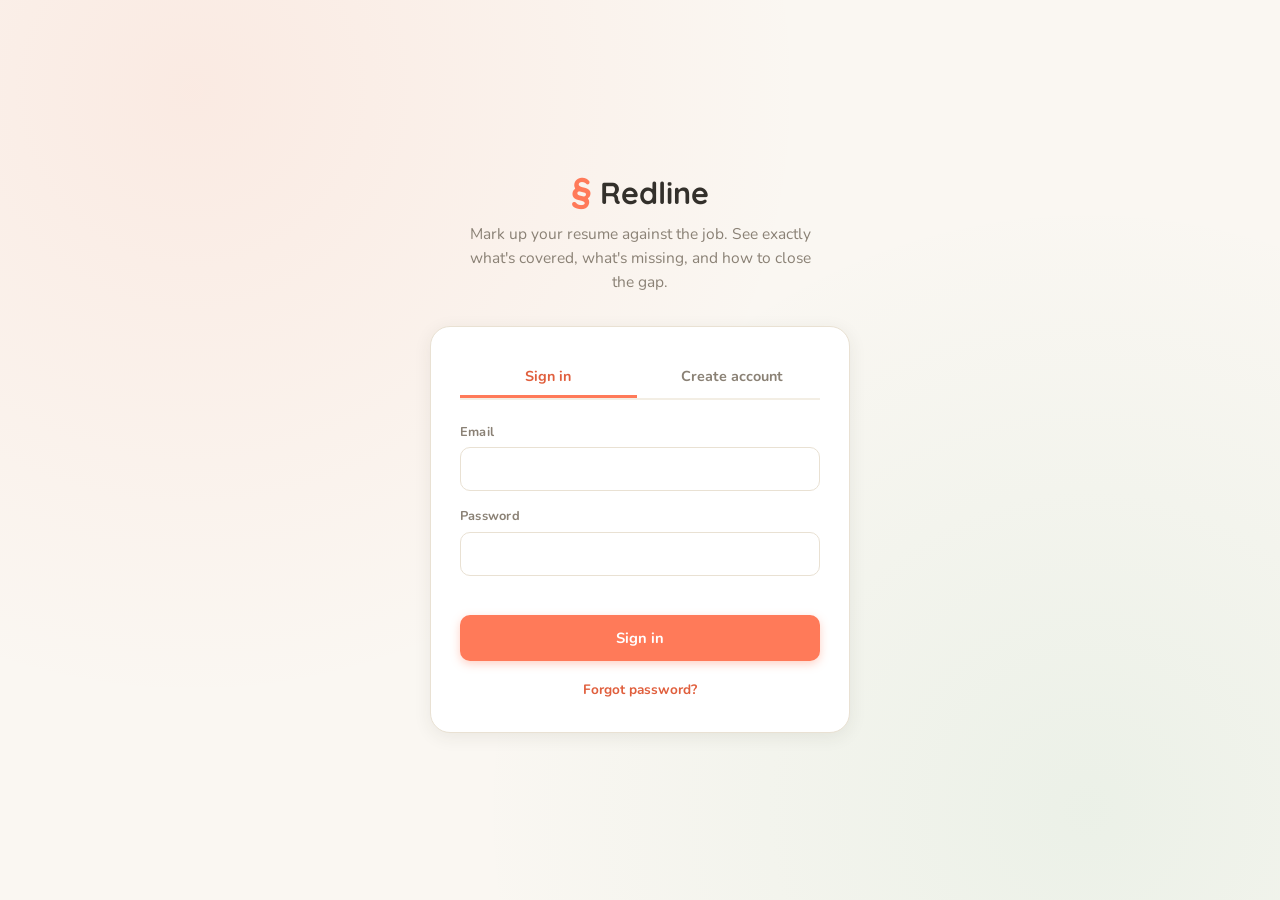
<file: index.html>
<!DOCTYPE html>
<html lang="en">
<head>
<meta charset="UTF-8" />
<meta name="viewport" content="width=device-width, initial-scale=1.0" />
<title>Redline — Resume Analyzer &amp; Interview Coach</title>
<link rel="preconnect" href="https://fonts.googleapis.com">
<link href="https://fonts.googleapis.com/css2?family=Quicksand:wght@500;600;700&family=Nunito:wght@400;600;700;800&family=IBM+Plex+Mono:wght@400;500&display=swap" rel="stylesheet">
<link rel="stylesheet" href="/style.css">
</head>
<body>

<!--
  This file has two big top-level sections:
  1. #view-auth  → the login/register screen (shown first)
  2. #view-app   → the real app: sidebar + one <section class="route">
                   per page (Upload, Analysis, Roadmap, etc.)
  app.js decides which one is visible, and which "route" section
  inside #view-app is visible, by adding/removing CSS classes.
  Nothing here reloads the page — it's all one HTML file.

  NOTE on the forms below: each one now has method="post"
  action="javascript:void(0)". This is a safety net, not the real
  submit logic (app.js's submit listeners + e.preventDefault() do the
  actual work over fetch()). Without it, a <form> with no method/
  action defaults to a GET request to the current URL, dumping every
  field — including passwords — into the address bar and server
  logs the moment app.js hasn't attached its listener yet (e.g. an
  Enter-key submit that races page load, or a JS error earlier in the
  file). method="post" + a javascript: no-op action means that even
  in that race condition, nothing sensitive ever hits the URL or logs.
-->

<!-- ===================== AUTH VIEW ===================== -->
<section id="view-auth" class="view view--auth">
  <div class="auth-shell">
    <div class="auth-mark">
      <span class="auth-mark__glyph">§</span>
      <span class="auth-mark__word">Redline</span>
    </div>
    <p class="auth-tag">Mark up your resume against the job. See exactly what's covered, what's missing, and how to close the gap.</p>

    <div class="auth-card">
      <div class="auth-tabs">
        <button class="auth-tab is-active" data-auth-tab="login">Sign in</button>
        <button class="auth-tab" data-auth-tab="register">Create account</button>
      </div>

      <form id="form-login" class="auth-form is-active" method="post" action="javascript:void(0)" novalidate>
        <label class="field">
          <span class="field__label">Email</span>
          <input type="email" name="email" required autocomplete="email" />
        </label>
        <label class="field">
          <span class="field__label">Password</span>
          <input type="password" name="password" required autocomplete="current-password" />
        </label>
        <p class="field__error" id="login-error" role="alert"></p>
        <button type="submit" class="btn btn--primary btn--block">Sign in</button>
        <button type="button" class="auth-link" id="link-forgot-password">Forgot password?</button>
      </form>

      <form id="form-register" class="auth-form" method="post" action="javascript:void(0)" novalidate>
        <label class="field">
          <span class="field__label">Name</span>
          <input type="text" name="name" required autocomplete="name" />
        </label>
        <label class="field">
          <span class="field__label">Email</span>
          <input type="email" name="email" required autocomplete="email" />
        </label>
        <label class="field">
          <span class="field__label">Password</span>
          <input type="password" name="password" required autocomplete="new-password" minlength="6" />
        </label>
        <label class="field">
          <span class="field__label">Confirm Password</span>
          <input type="password" name="confirm_password" required autocomplete="new-password" minlength="6" />
        </label>
        <p class="field__error" id="register-error" role="alert"></p>
        <p class="auth-form__success" id="register-success" hidden></p>
        <button type="submit" class="btn btn--primary btn--block">Create account</button>
      </form>

      <form id="form-forgot" class="auth-form" method="post" action="javascript:void(0)" novalidate>
        <p class="auth-form__hint">Enter your account email — we'll send a reset link.</p>
        <label class="field">
          <span class="field__label">Email</span>
          <input type="email" name="email" required autocomplete="email" />
        </label>
        <p class="field__error" id="forgot-error" role="alert"></p>
        <button type="submit" class="btn btn--primary btn--block">Send reset link</button>
        <button type="button" class="auth-link" id="link-back-to-login">← Back to sign in</button>
      </form>

      <form id="form-reset" class="auth-form" method="post" action="javascript:void(0)" novalidate>
        <p class="auth-form__hint">Choose a new password for your account.</p>
        <input type="hidden" name="token" id="reset-token-field" />
        <label class="field">
          <span class="field__label">New Password</span>
          <input type="password" name="new_password" required minlength="6" autocomplete="new-password" />
        </label>
        <label class="field">
          <span class="field__label">Confirm Password</span>
          <input type="password" name="confirm_new_password" required minlength="6" autocomplete="new-password" />
        </label>
        <p class="field__error" id="reset-error" role="alert"></p>
        <button type="submit" class="btn btn--primary btn--block">Reset password</button>
      </form>
    </div>
  </div>
</section>

<!-- ===================== APP SHELL ===================== -->
<div id="view-app" class="app-shell">

  <aside class="side">
    <div class="side__mark">
      <span class="side__glyph">§</span>
      <span>Redline</span>
    </div>

    <nav class="side__nav">
      <button class="side__link is-active" data-route="dashboard">
        <span class="side__num">00</span> Dashboard
      </button>
      <button class="side__link" data-route="upload">
        <span class="side__num">01</span> Upload
      </button>
      <button class="side__link" data-route="analysis">
        <span class="side__num">02</span> Analysis
      </button>
      <button class="side__link" data-route="roadmap">
        <span class="side__num">03</span> Roadmap
      </button>
      <button class="side__link" data-route="interview">
        <span class="side__num">04</span> Interview
      </button>
      <button class="side__link" data-route="questions">
        <span class="side__num">05</span> Question bank
      </button>
      <button class="side__link" data-route="report">
        <span class="side__num">06</span> Report
      </button>
      <button class="side__link" data-route="history">
        <span class="side__num">07</span> History
      </button>
    </nav>

    <div class="side__foot">
      <div class="side__user" id="side-user">—</div>
      <button class="side__logout" id="btn-logout">Sign out</button>
    </div>
  </aside>

  <main class="main">

    <!-- toast -->
    <div id="toast" class="toast" role="status" aria-live="polite"></div>

    <!-- ---------- DASHBOARD ---------- -->
    <section class="route is-active" id="route-dashboard">
      <header class="route__head">
        <p class="route__eyebrow">Overview</p>
        <h1 class="route__title" id="dashboard-greeting">Welcome back</h1>
        <p class="route__sub">A quick look at where things stand — resume, job description, analysis, interview, and roadmap, all in one place.</p>
      </header>

      <div id="dashboard-body" class="report-body"></div>
    </section>

    <!-- ---------- UPLOAD ---------- -->
    <section class="route" id="route-upload">
      <header class="route__head">
        <p class="route__eyebrow">Step 01</p>
        <h1 class="route__title">Bring the two documents together</h1>
        <p class="route__sub">Drop in a resume and the job description you're marking it against. Redline reads both before anything else can run.</p>
      </header>

      <div class="upload-grid">
        <div class="upload-card">
          <h3 class="upload-card__title">Resume</h3>
          <label class="dropzone" id="dz-resume">
            <input type="file" id="input-resume" accept=".pdf,.doc,.docx,.txt" hidden />
            <span class="dropzone__icon">⌘</span>
            <span class="dropzone__text">Choose a file or drop it here</span>
            <span class="dropzone__file" id="file-resume-name">No file selected</span>
          </label>
          <button class="btn btn--ghost" id="btn-upload-resume" disabled>Upload resume</button>
          <p class="upload-card__status" id="status-resume"></p>
        </div>

        <div class="upload-card">
          <h3 class="upload-card__title">Job description</h3>
          <label class="dropzone" id="dz-jd">
            <input type="file" id="input-jd" accept=".pdf,.doc,.docx,.txt" hidden />
            <span class="dropzone__icon">⌘</span>
            <span class="dropzone__text">Choose a file or drop it here</span>
            <span class="dropzone__file" id="file-jd-name">No file selected</span>
          </label>
          <button class="btn btn--ghost" id="btn-upload-jd" disabled>Upload job description</button>
          <p class="upload-card__status" id="status-jd"></p>
        </div>
      </div>

      <div class="upload-cta">
        <button class="btn btn--primary" id="btn-run-analysis" disabled>Run analysis →</button>
        <p class="upload-cta__hint" id="upload-hint">Upload both documents to continue.</p>
      </div>
    </section>

    <!-- ---------- ANALYSIS ---------- -->
    <section class="route" id="route-analysis">
      <header class="route__head">
        <p class="route__eyebrow">Step 02</p>
        <h1 class="route__title">The redline</h1>
        <p class="route__sub">Every skill the job asks for, marked against what your resume already shows.</p>
      </header>

      <div id="analysis-empty" class="empty">
        <p>No analysis yet. Upload a resume and job description, then run the analysis.</p>
        <button class="btn btn--ghost" data-route="upload">Go to upload</button>
      </div>

      <div id="analysis-body" class="analysis-body" hidden>
        <div class="score-panel">
          <div class="score-ring" id="score-ring">
            <svg viewBox="0 0 120 120">
              <circle class="score-ring__track" cx="60" cy="60" r="52"></circle>
              <circle class="score-ring__fill" id="score-ring-fill" cx="60" cy="60" r="52"></circle>
            </svg>
            <div class="score-ring__label">
              <span id="score-value">0</span><span class="score-ring__pct">%</span>
            </div>
          </div>
          <div class="score-panel__copy">
            <h3 id="score-headline">Match score</h3>
            <p id="score-sub">How closely this resume lines up with the role.</p>
          </div>
        </div>

        <div class="skills-grid">
          <div class="skills-col">
            <h4 class="skills-col__title skills-col__title--match">Matching skills</h4>
            <div class="tag-cloud" id="tags-matching"></div>
          </div>
          <div class="skills-col">
            <h4 class="skills-col__title skills-col__title--gap">Missing skills</h4>
            <div class="tag-cloud" id="tags-missing"></div>
          </div>
        </div>

        <div class="notes-grid">
          <div class="note-card note-card--strength">
            <h4>Strengths</h4>
            <ul id="list-strengths"></ul>
          </div>
          <div class="note-card note-card--weakness">
            <h4>Weaknesses</h4>
            <ul id="list-weaknesses"></ul>
          </div>
        </div>

        <div class="analysis-actions">
          <button class="btn btn--primary" id="btn-to-roadmap">Build a roadmap from these gaps →</button>
        </div>
      </div>
    </section>

    <!-- ---------- ROADMAP ---------- -->
    <section class="route" id="route-roadmap">
      <header class="route__head">
        <p class="route__eyebrow">Step 03</p>
        <h1 class="route__title">Closing the gap, week by week</h1>
        <p class="route__sub">A plan built from the skills your resume is missing.</p>
      </header>

      <div id="roadmap-empty" class="empty">
        <p>No roadmap yet. Run an analysis first, or generate one for a specific skill.</p>
      </div>

      <div class="roadmap-controls">
        <p class="upload-cta__hint">Builds a plan from the missing skills in your most recent analysis.</p>
        <button class="btn btn--ghost" id="btn-generate-roadmap">Generate roadmap</button>
      </div>

      <div id="roadmap-timeline" class="timeline"></div>
    </section>

    <!-- ---------- INTERVIEW ---------- -->
    <section class="route" id="route-interview">
      <header class="route__head">
        <p class="route__eyebrow">Step 04</p>
        <h1 class="route__title">Say it out loud first</h1>
        <p class="route__sub">Practice answering, then see how it reads to an interviewer.</p>
      </header>

      <div class="interview-panel">
        <div class="interview-start" id="interview-start">
          <label class="field field--inline">
            <span class="field__label">Interview type</span>
            <select id="interview-type-select">
              <option value="technical">Technical</option>
              <option value="HR">HR</option>
              <option value="mixed">Mixed</option>
            </select>
          </label>
          <button class="btn btn--primary" id="btn-start-interview">Start interview</button>
        </div>

        <div id="interview-live" hidden>
          <div class="interview-question" id="interview-question">
            <p class="interview-question__index" id="interview-index">Question —</p>
            <p class="interview-question__text" id="interview-text"></p>
          </div>

          <label class="field">
            <span class="field__label">Your answer</span>
            <textarea id="interview-answer" rows="6" placeholder="Type your answer here…"></textarea>
          </label>

          <div class="interview-actions">
            <button class="btn btn--primary" id="btn-submit-answer">Submit answer</button>
            <button class="btn btn--ghost" id="btn-restart-interview">Change type →</button>
          </div>

          <div class="interview-eval" id="interview-eval" hidden>
            <h4>Evaluation</h4>
            <p id="interview-eval-text"></p>
            <p class="interview-eval__score" id="interview-eval-score"></p>
          </div>
        </div>
      </div>

      <div class="interview-history">
        <h3>History</h3>
        <div id="interview-history-list" class="qa-history"></div>
      </div>
    </section>

    <!-- ---------- QUESTION BANK ---------- -->
    <section class="route" id="route-questions">
      <header class="route__head">
        <p class="route__eyebrow">Step 05</p>
        <h1 class="route__title">Question bank</h1>
        <p class="route__sub">A full set of practice questions, built from your resume and the job description.</p>
      </header>

      <div class="qbank-controls">
        <button class="btn btn--primary" id="btn-generate-questions">Generate questions</button>
      </div>

      <div id="qbank-empty" class="empty">
        <p>No questions yet. Generate a set based on your uploaded resume and job description.</p>
      </div>

      <div id="qbank-body" class="qbank-body" hidden>
        <div class="qbank-section">
          <h3>Technical questions</h3>
          <ul id="qbank-technical"></ul>
        </div>
        <div class="qbank-section">
          <h3>Scenario questions</h3>
          <ul id="qbank-scenario"></ul>
        </div>
        <div class="qbank-section">
          <h3>HR questions</h3>
          <ul id="qbank-hr"></ul>
        </div>
        <div class="qbank-section">
          <h3>Project-based questions</h3>
          <ul id="qbank-project"></ul>
        </div>
      </div>
    </section>

    <!-- ---------- REPORT ---------- -->
    <section class="route" id="route-report">
      <header class="route__head">
        <p class="route__eyebrow">Step 06</p>
        <h1 class="route__title">The full report</h1>
        <p class="route__sub">Match score, skills, and where to focus next — all in one place.</p>
        <button class="btn btn--ghost" id="btn-download-report" hidden>Download report (.docx)</button>
      </header>

      <div id="report-empty" class="empty">
        <p id="report-empty-text">No report yet. Complete an analysis to generate one.</p>
        <button class="btn btn--ghost" id="report-empty-cta" data-route="upload" hidden>Go to upload</button>
      </div>

      <div id="report-body" class="report-body" hidden></div>
    </section>

    <!-- ---------- HISTORY ---------- -->
    <section class="route" id="route-history">
      <header class="route__head">
        <p class="route__eyebrow">Step 07</p>
        <h1 class="route__title">Your history</h1>
        <p class="route__sub">Everything you've done in Redline so far — analyses, interviews, roadmaps, and reports.</p>
      </header>

      <div id="history-empty" class="empty">
        <p>No history yet. Once you run an analysis, generate a roadmap, or complete an interview, it'll show up here.</p>
      </div>

      <div id="history-body" class="report-body" hidden></div>
    </section>

  </main>
</div>

<script src="/app.js"></script>
</body>
</html>
</file>
<file: style.css>
/* =========================================================
   Redline — Resume Analyzer & Interview Coach
   FRIENDLY LIGHT THEME
   (Same class names as before — only colors/shapes/fonts changed,
   so this file is a drop-in replacement. No HTML/JS edits needed.)

   Palette
   --bg          #FAF7F2  warm cream page background
   --surface     #FFFFFF  card / panel background
   --surface-alt #F3EEE4  soft secondary surface
   --border      #E9E1D3  gentle borders
   --text        #33302B  warm near-black text
   --text-dim    #8A8175  secondary text
   --primary     #FF7A59  friendly coral accent
   --match       #3FA66B  success / matching-skill green
   --gap         #F0983C  warm amber / missing-skill
   ========================================================= */

:root {
  --bg: #FAF7F2;
  --surface: #FFFFFF;
  --surface-alt: #F3EEE4;
  --border: #E9E1D3;
  --text: #33302B;
  --text-dim: #8A8175;
  --primary: #FF7A59;
  --primary-dim: rgba(255, 122, 89, 0.12);
  --primary-dark: #E05F3D;
  --match: #3FA66B;
  --match-dim: rgba(63, 166, 107, 0.12);
  --gap: #F0983C;
  --gap-dim: rgba(240, 152, 60, 0.14);

  --font-display: 'Quicksand', sans-serif;
  --font-body: 'Nunito', sans-serif;
  --font-mono: 'IBM Plex Mono', monospace;

  --radius: 14px;
  --shadow-soft: 0 2px 10px rgba(51, 48, 43, 0.06);
  --shadow-card: 0 4px 18px rgba(51, 48, 43, 0.08);
}

* { box-sizing: border-box; }

html, body {
  margin: 0;
  padding: 0;
  background: var(--bg);
  color: var(--text);
  font-family: var(--font-body);
  -webkit-font-smoothing: antialiased;
}

body { min-height: 100vh; }

button { font-family: inherit; cursor: pointer; }

input, textarea, select {
  font-family: inherit;
  color: var(--text);
  background: var(--surface);
  border: 1.5px solid var(--border);
  border-radius: 10px;
  padding: 0.7rem 0.85rem;
  font-size: 0.95rem;
  outline: none;
  transition: border-color 0.15s ease, box-shadow 0.15s ease;
}
select { cursor: pointer; }

input:focus, textarea:focus, select:focus, button:focus-visible {
  border-color: var(--primary);
  outline: none;
  box-shadow: 0 0 0 3px var(--primary-dim);
}

@media (prefers-reduced-motion: reduce) {
  * { animation: none !important; transition: none !important; }
}

ul { margin: 0; padding-left: 1.1rem; }

/* ---------------- buttons ---------------- */

.btn {
  font-weight: 700;
  font-size: 0.92rem;
  border-radius: 10px;
  border: 1.5px solid transparent;
  padding: 0.75rem 1.4rem;
  transition: transform 0.1s ease, opacity 0.15s ease, background 0.15s ease, box-shadow 0.15s ease;
}
.btn:disabled { opacity: 0.45; cursor: not-allowed; }
.btn:active:not(:disabled) { transform: translateY(1px); }

.btn--primary {
  background: var(--primary);
  color: #ffffff;
  box-shadow: 0 3px 10px rgba(255, 122, 89, 0.35);
}
.btn--primary:hover:not(:disabled) { background: var(--primary-dark); }

.btn--ghost {
  background: var(--surface);
  border-color: var(--border);
  color: var(--text);
}
.btn--ghost:hover:not(:disabled) { border-color: var(--primary); color: var(--primary-dark); }

.btn--block { width: 100%; }

/* ---------------- field ---------------- */

.field { display: flex; flex-direction: column; gap: 0.4rem; margin-bottom: 1rem; }
.field__label { font-size: 0.8rem; font-weight: 700; letter-spacing: 0.02em; color: var(--text-dim); }
.field__error { color: var(--primary-dark); font-size: 0.82rem; min-height: 1.1rem; margin: -0.3rem 0 0.6rem; }
.field--inline { flex-direction: row; align-items: center; gap: 0.6rem; margin-bottom: 0; }
.field--inline .field__label { white-space: nowrap; }

/* =========================================================
   AUTH VIEW
   ========================================================= */

.view--auth {
  min-height: 100vh;
  display: flex;
  flex-direction: column;
  align-items: center;
  justify-content: center;
  padding: 2rem 1.5rem;
  background:
    radial-gradient(circle at 15% 10%, rgba(255,122,89,0.10), transparent 45%),
    radial-gradient(circle at 85% 90%, rgba(63,166,107,0.08), transparent 45%),
    var(--bg);
}

.auth-shell { width: 100%; max-width: 420px; }

.auth-mark {
  display: flex;
  align-items: baseline;
  gap: 0.5rem;
  justify-content: center;
  margin-bottom: 0.6rem;
}
.auth-mark__glyph {
  font-family: var(--font-display);
  font-weight: 700;
  font-size: 2.3rem;
  color: var(--primary);
}
.auth-mark__word {
  font-family: var(--font-display);
  font-weight: 700;
  font-size: 1.9rem;
  color: var(--text);
}

.auth-tag {
  text-align: center;
  color: var(--text-dim);
  font-size: 0.97rem;
  line-height: 1.55;
  max-width: 360px;
  margin: 0 auto 2rem;
}

.auth-card {
  background: var(--surface);
  border: 1.5px solid var(--border);
  border-radius: 20px;
  padding: 1.8rem;
  box-shadow: var(--shadow-card);
}

.auth-tabs { display: flex; gap: 0.4rem; margin-bottom: 1.4rem; border-bottom: 2px solid var(--surface-alt); }
.auth-tab {
  flex: 1;
  background: none;
  border: none;
  color: var(--text-dim);
  padding: 0.6rem 0;
  font-size: 0.9rem;
  font-weight: 700;
  border-bottom: 3px solid transparent;
  transition: color 0.15s ease, border-color 0.15s ease;
}
.auth-tab.is-active { color: var(--primary-dark); border-bottom-color: var(--primary); }

.auth-form { display: none; }
.auth-form.is-active { display: block; }

.auth-link {
  display: block;
  width: 100%;
  text-align: center;
  background: none;
  border: none;
  color: var(--primary-dark);
  font-weight: 700;
  font-size: 0.85rem;
  margin-top: 0.9rem;
  padding: 0.3rem;
}
.auth-link:hover { text-decoration: underline; }

.auth-form__hint { color: var(--text-dim); font-size: 0.9rem; margin: 0 0 1.1rem; line-height: 1.55; }
.auth-form__success { color: var(--match); font-weight: 700; font-size: 0.87rem; margin: -0.3rem 0 0.9rem; }

/* =========================================================
   APP SHELL
   ========================================================= */

.app-shell {
  display: none;
  min-height: 100vh;
  grid-template-columns: 250px 1fr;
}
.app-shell.is-active { display: grid; }

.side {
  background: var(--surface);
  border-right: 1.5px solid var(--border);
  display: flex;
  flex-direction: column;
  padding: 1.8rem 1.3rem;
  position: sticky;
  top: 0;
  height: 100vh;
}

.side__mark {
  display: flex;
  align-items: baseline;
  gap: 0.4rem;
  font-family: var(--font-display);
  font-weight: 700;
  font-size: 1.35rem;
  margin-bottom: 2.4rem;
  color: var(--text);
}
.side__glyph { color: var(--primary); font-size: 1.7rem; }

.side__nav { display: flex; flex-direction: column; gap: 0.3rem; flex: 1; }

.side__link {
  display: flex;
  align-items: center;
  gap: 0.7rem;
  background: none;
  border: none;
  text-align: left;
  color: var(--text-dim);
  padding: 0.7rem 0.8rem;
  border-radius: 10px;
  font-size: 0.93rem;
  font-weight: 600;
  transition: background 0.15s ease, color 0.15s ease;
}
.side__link:hover { background: var(--surface-alt); color: var(--text); }
.side__link.is-active { background: var(--primary-dim); color: var(--primary-dark); }
.side__num { font-family: var(--font-mono); font-size: 0.72rem; color: var(--text-dim); width: 1.4rem; }
.side__link.is-active .side__num { color: var(--primary-dark); }

.side__foot { border-top: 1.5px solid var(--surface-alt); padding-top: 1rem; display: flex; flex-direction: column; gap: 0.6rem; }
.side__user { font-size: 0.85rem; color: var(--text-dim); word-break: break-word; }
.side__logout {
  background: none;
  border: 1.5px solid var(--border);
  color: var(--text-dim);
  border-radius: 10px;
  padding: 0.55rem;
  font-weight: 700;
  font-size: 0.82rem;
  transition: border-color 0.15s ease, color 0.15s ease;
}
.side__logout:hover { border-color: var(--primary); color: var(--primary-dark); }

.main {
  padding: 2.6rem 3rem 4rem;
  max-width: 980px;
  position: relative;
}

.toast {
  position: fixed;
  top: 1.4rem;
  right: 1.4rem;
  background: var(--surface);
  border: 1.5px solid var(--primary);
  color: var(--text);
  padding: 0.75rem 1.15rem;
  border-radius: 12px;
  font-weight: 600;
  font-size: 0.88rem;
  box-shadow: var(--shadow-card);
  opacity: 0;
  transform: translateY(-8px);
  transition: opacity 0.2s ease, transform 0.2s ease;
  pointer-events: none;
  z-index: 50;
  max-width: 320px;
}
.toast.is-visible { opacity: 1; transform: translateY(0); }
.toast.is-error { border-color: var(--gap); }

/* ---------------- routes ---------------- */

.route { display: none; }
.route.is-active { display: block; animation: fadeIn 0.25s ease; }

@keyframes fadeIn {
  from { opacity: 0; transform: translateY(4px); }
  to { opacity: 1; transform: translateY(0); }
}

.route__head { margin-bottom: 2.2rem; }
.route__eyebrow {
  font-family: var(--font-mono);
  color: var(--primary-dark);
  font-size: 0.78rem;
  letter-spacing: 0.08em;
  text-transform: uppercase;
  font-weight: 700;
  margin: 0 0 0.5rem;
}
.route__title {
  font-family: var(--font-display);
  font-size: 2.1rem;
  font-weight: 700;
  margin: 0 0 0.6rem;
  line-height: 1.15;
  color: var(--text);
}
.route__sub { color: var(--text-dim); max-width: 560px; line-height: 1.6; margin: 0 0 1rem; }
#btn-download-report { margin-top: 0.4rem; }

.empty {
  border: 2px dashed var(--border);
  border-radius: var(--radius);
  padding: 2.2rem;
  text-align: center;
  color: var(--text-dim);
  background: var(--surface);
}
.empty p { margin: 0 0 1rem; }

/* =========================================================
   UPLOAD
   ========================================================= */

.upload-grid { display: grid; grid-template-columns: 1fr 1fr; gap: 1.4rem; margin-bottom: 2rem; }
.upload-card {
  background: var(--surface);
  border: 1.5px solid var(--border);
  border-radius: var(--radius);
  padding: 1.5rem;
  box-shadow: var(--shadow-soft);
}
.upload-card__title { font-family: var(--font-display); font-weight: 700; font-size: 1.15rem; margin: 0 0 0.9rem; color: var(--text); }

.dropzone {
  display: flex;
  flex-direction: column;
  align-items: center;
  gap: 0.5rem;
  border: 2px dashed var(--border);
  border-radius: 12px;
  padding: 1.7rem 1rem;
  text-align: center;
  cursor: pointer;
  background: var(--surface-alt);
  transition: border-color 0.15s ease, background 0.15s ease;
  margin-bottom: 0.9rem;
}
.dropzone:hover, .dropzone.is-dragover { border-color: var(--primary); background: var(--primary-dim); }
.dropzone__icon { font-size: 1.5rem; color: var(--primary); }
.dropzone__text { font-size: 0.88rem; color: var(--text-dim); font-weight: 600; }
.dropzone__file { font-family: var(--font-mono); font-size: 0.78rem; color: var(--text); }

.upload-card__status { font-size: 0.85rem; color: var(--match); font-weight: 700; min-height: 1.2rem; margin: 0.6rem 0 0; }
.upload-card__status.is-error { color: var(--primary-dark); }

.upload-cta { display: flex; align-items: center; gap: 1rem; flex-wrap: wrap; }
.upload-cta__hint { color: var(--text-dim); font-size: 0.85rem; margin: 0; }

/* =========================================================
   ANALYSIS
   ========================================================= */

.analysis-body { display: flex; flex-direction: column; gap: 2rem; }

.score-panel {
  display: flex;
  align-items: center;
  gap: 1.6rem;
  background: var(--surface);
  border: 1.5px solid var(--border);
  border-radius: var(--radius);
  padding: 1.7rem;
  box-shadow: var(--shadow-soft);
}

.score-ring { position: relative; width: 120px; height: 120px; flex-shrink: 0; }
.score-ring svg { width: 100%; height: 100%; transform: rotate(-90deg); }
.score-ring__track { fill: none; stroke: var(--surface-alt); stroke-width: 10; }
.score-ring__fill {
  fill: none;
  stroke: var(--primary);
  stroke-width: 10;
  stroke-linecap: round;
  stroke-dasharray: 326.7;
  stroke-dashoffset: 326.7;
  transition: stroke-dashoffset 0.8s ease;
}
.score-ring__label {
  position: absolute;
  inset: 0;
  display: flex;
  align-items: center;
  justify-content: center;
  font-family: var(--font-display);
  font-weight: 700;
  font-size: 1.6rem;
  color: var(--text);
}
.score-ring__pct { font-size: 1rem; color: var(--text-dim); margin-left: 0.1rem; }

.score-panel__copy h3 { font-family: var(--font-display); font-weight: 700; margin: 0 0 0.3rem; font-size: 1.25rem; color: var(--text); }
.score-panel__copy p { margin: 0; color: var(--text-dim); font-size: 0.92rem; }

.skills-grid { display: grid; grid-template-columns: 1fr 1fr; gap: 1.6rem; }
.skills-col__title { font-size: 0.83rem; font-weight: 700; text-transform: uppercase; letter-spacing: 0.03em; margin: 0 0 0.8rem; }
.skills-col__title--match { color: var(--match); }
.skills-col__title--gap { color: var(--gap); }

.tag-cloud { display: flex; flex-wrap: wrap; gap: 0.5rem; }

.tag {
  position: relative;
  font-family: var(--font-mono);
  font-size: 0.82rem;
  font-weight: 600;
  padding: 0.4rem 0.75rem;
  border-radius: 20px;
  color: var(--text);
  display: inline-block;
}
.tag--match { background: var(--match-dim); border: 1.5px solid rgba(63,166,107,0.35); }
.tag--gap { background: var(--gap-dim); border: 1.5px solid rgba(240,152,60,0.4); }

.notes-grid { display: grid; grid-template-columns: 1fr 1fr; gap: 1.4rem; }
.note-card {
  border: 1.5px solid var(--border);
  border-radius: var(--radius);
  padding: 1.3rem 1.5rem;
  background: var(--surface);
  box-shadow: var(--shadow-soft);
}
.note-card h4 { margin: 0 0 0.6rem; font-size: 0.92rem; font-weight: 700; }
.note-card--strength h4 { color: var(--match); }
.note-card--weakness h4 { color: var(--gap); }
.note-card li { color: var(--text-dim); font-size: 0.9rem; margin-bottom: 0.3rem; line-height: 1.5; }

.analysis-actions { display: flex; justify-content: flex-end; }

/* =========================================================
   ROADMAP
   ========================================================= */

.roadmap-controls { display: flex; align-items: center; gap: 1rem; margin: 0 0 1.6rem; flex-wrap: wrap; }
.roadmap-controls .field--inline input { min-width: 220px; }

.timeline { display: flex; flex-direction: column; gap: 0; background: var(--surface); border: 1.5px solid var(--border); border-radius: var(--radius); padding: 0.4rem 1.4rem; box-shadow: var(--shadow-soft); }
.timeline-item {
  display: grid;
  grid-template-columns: 100px 1fr;
  gap: 1.2rem;
  padding: 1.1rem 0;
  border-bottom: 1.5px solid var(--surface-alt);
}
.timeline-item:last-child { border-bottom: none; }
.timeline-item__week {
  font-family: var(--font-mono);
  color: var(--primary-dark);
  font-weight: 700;
  font-size: 0.85rem;
}
.timeline-item__body h4 { margin: 0 0 0.3rem; font-size: 0.95rem; font-weight: 700; }
.timeline-item__body p { margin: 0; color: var(--text-dim); font-size: 0.9rem; line-height: 1.55; }

/* =========================================================
   INTERVIEW
   ========================================================= */

.interview-panel { background: var(--surface); border: 1.5px solid var(--border); border-radius: var(--radius); padding: 1.7rem; margin-bottom: 2rem; box-shadow: var(--shadow-soft); }
.interview-start { display: flex; align-items: center; gap: 1rem; flex-wrap: wrap; }
.interview-question { margin-bottom: 1.2rem; }
.interview-question__index { font-family: var(--font-mono); color: var(--primary-dark); font-weight: 700; font-size: 0.78rem; margin: 0 0 0.4rem; text-transform: uppercase; letter-spacing: 0.03em; }
.interview-question__text { font-family: var(--font-display); font-weight: 700; font-size: 1.3rem; margin: 0; line-height: 1.4; color: var(--text); }

textarea { width: 100%; resize: vertical; }

.interview-actions { display: flex; gap: 0.8rem; margin-top: 0.4rem; }

.interview-eval {
  margin-top: 1.4rem;
  padding-top: 1.2rem;
  border-top: 1.5px solid var(--surface-alt);
}
.interview-eval h4 { margin: 0 0 0.5rem; font-size: 0.92rem; font-weight: 700; color: var(--primary-dark); }
.interview-eval__score { font-family: var(--font-mono); color: var(--match); font-weight: 700; font-size: 0.88rem; margin-top: 0.5rem; }

.interview-history h3 { font-family: var(--font-display); font-weight: 700; font-size: 1.15rem; margin: 0 0 1rem; color: var(--text); }
.qa-history { display: flex; flex-direction: column; gap: 0.8rem; }
.qa-item {
  border: 1.5px solid var(--border);
  border-radius: 12px;
  padding: 0.95rem 1.15rem;
  background: var(--surface);
}
.qa-item__q { font-size: 0.92rem; font-weight: 600; margin: 0 0 0.4rem; }
.qa-item__a { color: var(--text-dim); font-size: 0.85rem; margin: 0 0 0.4rem; }
.qa-item__score { font-family: var(--font-mono); font-size: 0.78rem; color: var(--primary-dark); font-weight: 700; }

/* =========================================================
   QUESTION BANK
   ========================================================= */

.qbank-controls { margin-bottom: 1.6rem; }

.qbank-body { display: grid; grid-template-columns: 1fr 1fr; gap: 1.4rem; }
.qbank-section {
  border: 1.5px solid var(--border);
  border-radius: var(--radius);
  padding: 1.3rem 1.5rem;
  background: var(--surface);
  box-shadow: var(--shadow-soft);
}
.qbank-section h3 {
  font-family: var(--font-display);
  font-weight: 700;
  font-size: 1.05rem;
  color: var(--primary-dark);
  margin: 0 0 0.8rem;
}
.qbank-section ul { padding-left: 1.1rem; margin: 0; display: flex; flex-direction: column; gap: 0.5rem; }
.qbank-section li { font-size: 0.9rem; color: var(--text-dim); line-height: 1.55; }

/* =========================================================
   REPORT
   ========================================================= */

.report-body { display: flex; flex-direction: column; gap: 1.6rem; }
.report-section {
  border: 1.5px solid var(--border);
  border-radius: var(--radius);
  padding: 1.5rem 1.7rem;
  background: var(--surface);
  box-shadow: var(--shadow-soft);
}
.report-section h3 {
  font-family: var(--font-display);
  font-weight: 700;
  font-size: 1.08rem;
  margin: 0 0 0.8rem;
  color: var(--primary-dark);
}
.report-section p { color: var(--text-dim); font-size: 0.92rem; line-height: 1.65; margin: 0; }

/* =========================================================
   RESPONSIVE
   ========================================================= */

@media (max-width: 860px) {
  .app-shell.is-active { grid-template-columns: 1fr; }
  .side {
    position: relative;
    height: auto;
    flex-direction: row;
    align-items: center;
    overflow-x: auto;
    padding: 1rem 1.2rem;
  }
  .side__mark { margin-bottom: 0; margin-right: 1.2rem; }
  .side__nav { flex-direction: row; }
  .side__foot { border-top: none; flex-direction: row; margin-left: auto; padding-top: 0; }
  .main { padding: 1.6rem 1.2rem 3rem; }
  .upload-grid, .skills-grid, .notes-grid, .qbank-body { grid-template-columns: 1fr; }
  .score-panel { flex-direction: column; text-align: center; }
}
</file>
